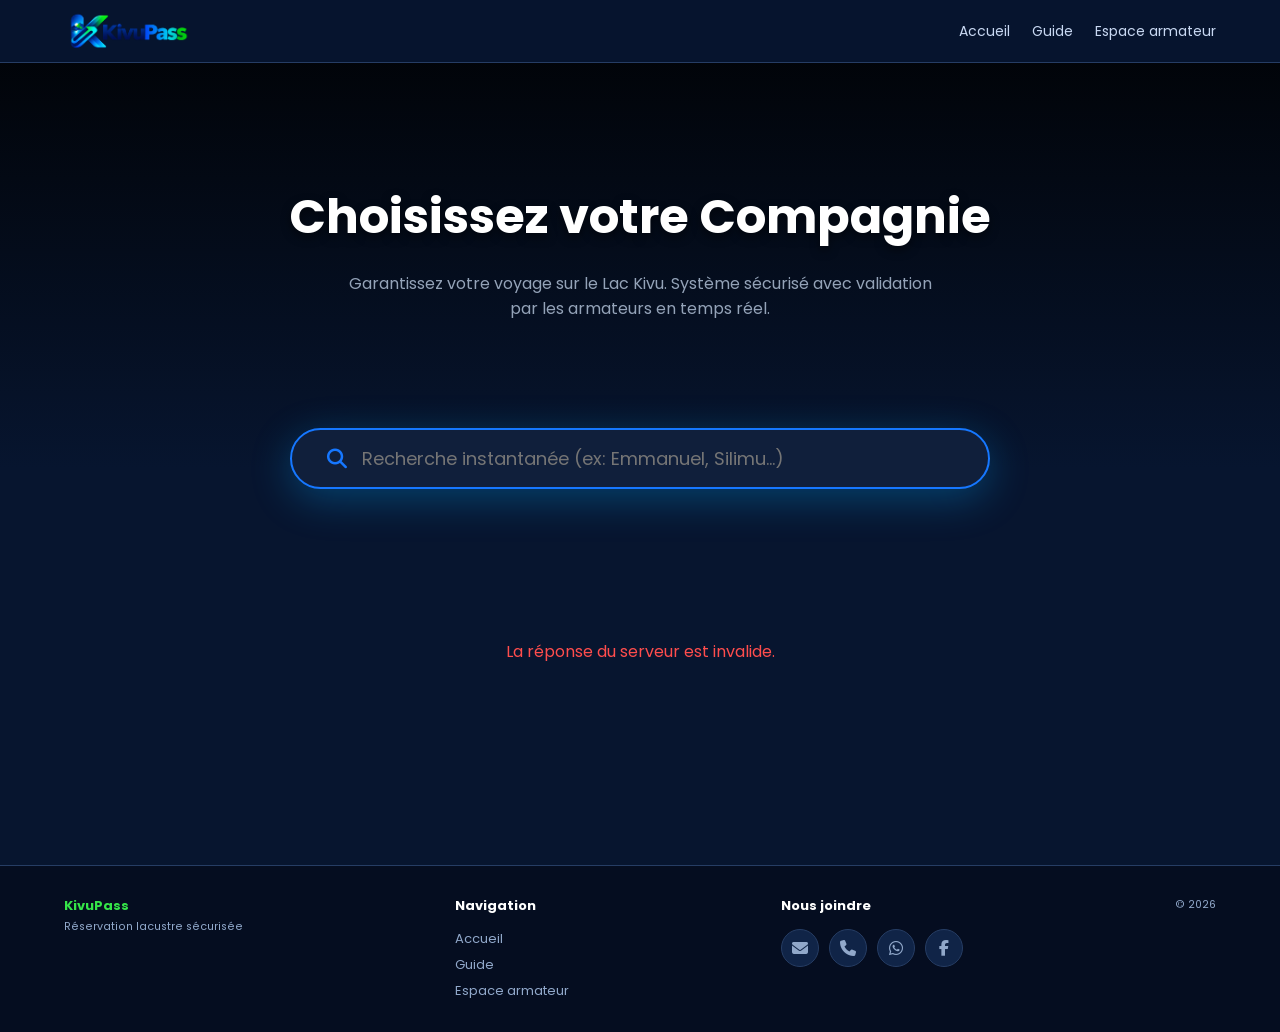
<file: index.html>
<!DOCTYPE html>
<html lang="fr">
<head>
    <!-- 
        PROJET : KIVUPASS - SYSTÈME DE RÉSERVATION LACUSTRE
        VERSION : 3.5 HIGH-FIDELITY (SaaS ARCHITECTURE)
        CIBLE : BUKAVU - GOMA - RÉPUBLIQUE DÉMOCRATIQUE DU CONGO
        MODULE : INDEX PUBLIC AVEC CONTACTS ARMATEURS
    -->
    <meta charset="UTF-8">
    <meta name="viewport" content="width=device-width, initial-scale=1.0">
    <meta name="theme-color" content="#1677ff">
    <link rel="manifest" href="manifest.json">
    <link rel="icon" type="image/png" href="logokp.png">
    <link rel="apple-touch-icon" href="logokp.png">
    <title>KivuPass | Réservation Lac Kivu - Système Haute Fidélité</title>

    <!-- IMPORTATION DES RESSOURCES EXTERNES -->
    <link href="https://fonts.googleapis.com/css2?family=Poppins:wght@300;400;500;600;700&display=swap" rel="stylesheet">
    <link rel="stylesheet" href="https://cdnjs.cloudflare.com/ajax/libs/font-awesome/6.4.0/css/all.min.css">
    
    <style>
        /* 
           =========================================
           1. VARIABLES ET THÈME GLOBAL
           =========================================
        */
        :root {
            --dark-bg: #07152f;
            --card-bg: #101f3b;
            --accent: #1677ff;
            --accent-hover: #00d9e8;
            --gold: #35e548;
            --text-white: #ffffff;
            --text-gray: #94a3b8;
            --error-red: #ff4d4d;
            --success-green: #35e548;
            --border-color: #263d64;
            --glass-effect: rgba(255, 255, 255, 0.03);
            --transition-speed: 0.4s;
            /* Couleurs des réseaux mobiles */
            --orange-color: #ff6600;
            --airtel-color: #ff0000;
            --vodacom-color: #e60000;
            --africell-color: #4b0082;
        }

        /* RÉINITIALISATION ET BASE */
        * {
            margin: 0;
            padding: 0;
            box-sizing: border-box;
            font-family: 'Poppins', sans-serif;
        }

        body {
            background-color: var(--dark-bg);
            color: var(--text-white);
            line-height: 1.6;
            overflow-x: hidden;
            -webkit-font-smoothing: antialiased;
        }

        /* 
           =========================================
           2. NAVIGATION ET HEADER
           =========================================
        */
        .navbar {
            background: rgba(10, 14, 20, 0.95);
            backdrop-filter: blur(12px);
            padding: 18px 8%;
            display: flex;
            justify-content: space-between;
            align-items: center;
            border-bottom: 1px solid var(--border-color);
            position: sticky;
            top: 0;
            z-index: 1000;
        }

        .logo-text {
            font-size: 26px;
            font-weight: 700;
            color: var(--text-white);
            text-decoration: none;
            letter-spacing: -0.5px;
        }

        .logo-text span {
            color: var(--accent);
        }

        .nav-links {
            display: flex;
            align-items: center;
        }

        .nav-links a {
            color: var(--text-gray);
            text-decoration: none;
            margin-left: 25px;
            font-size: 14px;
            font-weight: 500;
            transition: all var(--transition-speed) ease;
        }

        .nav-links a:hover {
            color: var(--accent);
        }

        .btn-armateur-link {
            background-color: var(--accent);
            color: var(--text-white) !important;
            padding: 10px 22px;
            border-radius: 30px;
            font-weight: 600;
            box-shadow: 0 4px 15px rgba(0, 168, 255, 0.2);
        }

        /* 
           =========================================
           3. HERO SECTION ET RECHERCHE
           =========================================
        */
        .hero {
            height: 45vh;
            background: linear-gradient(rgba(0,0,0,0.8), var(--dark-bg)), 
                        url('https://images.unsplash.com/photo-1544620347-c4fd4a3d5957?w=1400') center/cover;
            display: flex;
            flex-direction: column;
            align-items: center;
            justify-content: center;
            text-align: center;
            padding: 0 20px;
        }

        .hero h1 {
            font-size: 3rem;
            font-weight: 700;
            margin-bottom: 15px;
            text-shadow: 0 4px 10px rgba(0,0,0,0.5);
        }

        .hero p {
            color: var(--text-gray);
            max-width: 600px;
            margin-bottom: 30px;
        }

        .search-container {
            width: 100%;
            display: flex;
            justify-content: center;
            margin-top: -40px;
            position: relative;
            z-index: 10;
        }

        .search-box {
            background: var(--card-bg);
            border: 2px solid var(--accent);
            padding: 15px 35px;
            border-radius: 60px;
            display: flex;
            align-items: center;
            width: 90%;
            max-width: 700px;
            box-shadow: 0 10px 40px rgba(0, 168, 255, 0.3);
            transition: transform 0.3s ease, box-shadow 0.3s ease;
        }

        .search-box:focus-within {
            transform: scale(1.02);
            box-shadow: 0 15px 50px rgba(0, 168, 255, 0.4);
        }

        .search-box input {
            background: none;
            border: none;
            color: var(--text-white);
            width: 100%;
            outline: none;
            font-size: 18px;
            margin-left: 15px;
        }

        .search-box i {
            color: var(--accent);
            font-size: 20px;
        }

        @media (max-width: 600px) {
            .hero {
                min-height: 360px;
                height: auto;
                padding: 72px 18px 84px;
            }

            .hero h1 {
                font-size: clamp(1.8rem, 9vw, 2.5rem);
                line-height: 1.15;
            }

            .hero p {
                font-size: 14px;
                line-height: 1.5;
                margin-bottom: 0;
            }

            .search-container {
                margin-top: -34px;
                padding: 0 12px;
            }

            .search-box {
                width: 100%;
                padding: 10px 16px;
            }

            .search-box input {
                font-size: 15px;
                margin-left: 10px;
            }
        }

        /* 
           =========================================
           4. GRID SYSTEM ET CARDS
           =========================================
        */
        .container {
            padding: 70px 8%;
            max-width: 1400px;
            margin: auto;
        }

        .grid {
            display: grid;
            grid-template-columns: repeat(auto-fill, minmax(320px, 1fr));
            gap: 30px;
        }

        /* CARTE COMPAGNIE */
        .comp-card {
            background: var(--card-bg);
            border-radius: 24px;
            padding: 45px 30px;
            text-align: center;
            border: 1px solid var(--border-color);
            cursor: pointer;
            transition: all 0.4s cubic-bezier(0.175, 0.885, 0.32, 1.275);
            position: relative;
            overflow: hidden;
        }

        .comp-card:hover {
            border-color: var(--accent);
            transform: translateY(-12px);
            background: #1c2128;
            box-shadow: 0 20px 45px rgba(0,0,0,0.5);
        }

        .comp-card i.main-icon {
            font-size: 65px;
            color: var(--gold);
            margin-bottom: 20px;
        }

        .company-logo {
            width: 96px;
            height: 96px;
            object-fit: contain;
            border-radius: 16px;
            margin-bottom: 20px;
            background: #0d1117;
        }

        .comp-card h3 {
            font-size: 24px;
            margin-bottom: 12px;
            color: var(--text-white);
        }

        .comp-card .fleet-count {
            color: var(--accent);
            font-weight: 600;
            font-size: 14px;
            text-transform: uppercase;
            letter-spacing: 1px;
            margin-bottom: 20px;
        }

        /* STYLE POUR LES NUMÉROS COPIABLES */
        .comp-contacts {
            margin-top: 15px;
            padding-top: 15px;
            border-top: 1px solid var(--border-color);
            display: flex;
            flex-direction: column;
            gap: 8px;
        }

        .contact-badge {
            background: rgba(255, 255, 255, 0.05);
            padding: 8px 12px;
            border-radius: 10px;
            font-size: 12px;
            display: flex;
            align-items: center;
            justify-content: space-between;
            transition: 0.3s;
            color: var(--text-gray);
            cursor: copy;
            border: 1px solid transparent;
        }

        .contact-badge:hover {
            background: rgba(0, 168, 255, 0.1);
            border-color: var(--accent);
            color: var(--text-white);
        }

        .contact-badge i {
            font-size: 14px;
            margin-right: 8px;
        }

        .network-name {
            font-weight: 600;
            text-transform: uppercase;
            font-size: 10px;
        }

        /* CARTE BATEAU */
        .boat-card {
            background: var(--card-bg);
            border-radius: 20px;
            overflow: hidden;
            border: 1px solid var(--border-color);
            transition: 0.4s;
            display: flex;
            flex-direction: column;
            animation: cardEntrance 0.6s ease-out;
        }

        @keyframes cardEntrance {
            from { opacity: 0; transform: translateY(20px); }
            to { opacity: 1; transform: translateY(0); }
        }

        .boat-img {
            height: 180px;
            background: linear-gradient(45deg, #1e293b, #0f172a);
            display: flex;
            align-items: center;
            justify-content: center;
        }

        .boat-info {
            padding: 30px;
            flex-grow: 1;
        }

        .boat-info h3 {
            font-size: 22px;
            color: var(--gold);
            margin-bottom: 15px;
        }

        .level-row {
            display: flex;
            justify-content: space-between;
            align-items: center;
            padding: 14px 0;
            border-bottom: 1px solid rgba(255,255,255,0.05);
        }

        .level-tag {
            background: rgba(0, 168, 255, 0.1);
            color: var(--accent);
            padding: 4px 10px;
            border-radius: 6px;
            font-size: 12px;
            font-weight: 600;
        }

        .price {
            font-weight: 700;
            color: var(--text-white);
            font-size: 16px;
        }

        .seats-count {
            font-size: 13px;
            color: var(--success-green);
            font-weight: 500;
        }

        .seats-critical {
            color: var(--error-red) !important;
            font-weight: 700;
        }

        .btn-reserve {
            background: var(--accent);
            color: var(--text-white);
            border: none;
            padding: 16px;
            border-radius: 12px;
            width: 100%;
            font-weight: 600;
            cursor: pointer;
            margin-top: 25px;
            transition: all 0.3s;
            font-size: 15px;
        }

        .btn-reserve:hover {
            background: var(--accent-hover);
            box-shadow: 0 6px 20px rgba(0, 168, 255, 0.4);
        }

        .btn-reserve:disabled {
            background: #475569;
            color: #cbd5e1;
            cursor: not-allowed;
            box-shadow: none;
            opacity: 0.8;
        }

        .back-btn {
            background: rgba(255,255,255,0.05);
            border: 1px solid var(--border-color);
            color: var(--text-white);
            padding: 12px 28px;
            border-radius: 50px;
            cursor: pointer;
            margin-bottom: 35px;
            font-weight: 500;
            transition: 0.3s;
            display: inline-flex;
            align-items: center;
            gap: 10px;
        }

        .back-btn:hover {
            background: var(--accent);
            border-color: var(--accent);
        }

        /* 
           =========================================
           5. MODAL DE RÉSERVATION (FORMULAIRE)
           =========================================
        */
        .modal {
            display: none;
            position: fixed;
            inset: 0;
            background: rgba(0,0,0,0.96);
            backdrop-filter: blur(10px);
            z-index: 2000;
            padding: 20px;
            overflow-y: auto;
            align-items: center;
        }

        .modal-content {
            background: var(--card-bg);
            max-width: 650px;
            margin: auto;
            padding: 45px;
            border-radius: 30px;
            border: 1px solid var(--accent);
            box-shadow: 0 0 100px rgba(0, 168, 255, 0.15);
        }

        .modal-content h2 {
            margin-bottom: 5px;
            font-size: 28px;
        }

        .form-group {
            margin-bottom: 22px;
        }

        .form-group label {
            display: block;
            font-size: 13px;
            color: var(--text-gray);
            margin-bottom: 8px;
            font-weight: 500;
        }

        .form-input {
            width: 100%;
            padding: 15px 20px;
            background: #0d1117;
            border: 1px solid var(--border-color);
            border-radius: 14px;
            color: var(--text-white);
            outline: none;
            transition: all 0.3s ease;
            font-size: 14px;
        }

        .form-input:focus {
            border-color: var(--accent);
            background: #101f3b;
            box-shadow: 0 0 10px rgba(0, 168, 255, 0.1);
        }

        /* SYSTÈME DE CONTACT MULTI-CANAL */
        .contact-grid {
            display: grid;
            grid-template-columns: 1fr 1fr;
            gap: 15px;
            margin-bottom: 22px;
        }

        .docs-section {
            background: rgba(0,0,0,0.2);
            padding: 25px;
            border-radius: 20px;
            margin: 25px 0;
            border: 1px dashed var(--border-color);
        }

        .docs-section h4 {
            font-size: 14px;
            color: var(--gold);
            margin-bottom: 18px;
            text-transform: uppercase;
            letter-spacing: 1.2px;
            display: flex;
            align-items: center;
            gap: 10px;
        }

        .doc-item {
            margin-bottom: 18px;
        }

        .doc-item label {
            display: block;
            font-size: 12px;
            margin-bottom: 6px;
            color: var(--text-gray);
        }

        .payment-proof-zone {
            background: rgba(0, 168, 255, 0.05);
            padding: 20px;
            border-radius: 15px;
            border: 1px solid rgba(0, 168, 255, 0.2);
            margin-top: 10px;
        }

        /* 
           =========================================
           6. CLASSES UTILITAIRES
           =========================================
        */
        .hidden {
            display: none !important;
        }

        .no-results {
            grid-column: 1/-1;
            text-align: center;
            padding: 80px 0;
        }

        .no-results i {
            font-size: 50px;
            color: var(--border-color);
            margin-bottom: 20px;
        }

        /* Notification de copie */
        #copyToast {
            visibility: hidden;
            min-width: 250px;
            background-color: var(--accent);
            color: white;
            text-align: center;
            border-radius: 30px;
            padding: 12px;
            position: fixed;
            z-index: 3000;
            left: 50%;
            bottom: 30px;
            transform: translateX(-50%);
            font-weight: 600;
            box-shadow: 0 10px 30px rgba(0,0,0,0.5);
        }

        #copyToast.show {
            visibility: visible;
            animation: fadein 0.5s, fadeout 0.5s 2.5s;
        }

        @keyframes fadein { from { bottom: 0; opacity: 0; } to { bottom: 30px; opacity: 1; } }
        @keyframes fadeout { from { bottom: 30px; opacity: 1; } to { bottom: 0; opacity: 0; } }
    </style>
</head>
<body>

    <!-- ENTÊTE HERO -->
    <header class="hero">
        <h1 id="heroTitle">Choisissez votre Compagnie</h1>
        <p>Garantissez votre voyage sur le Lac Kivu. Système sécurisé avec validation par les armateurs en temps réel.</p>
    </header>

    <!-- BARRE DE RECHERCHE -->
    <div class="search-container">
        <div class="search-box">
            <i class="fas fa-search"></i>
            <input type="text" id="searchBar" placeholder="Recherche instantanée (ex: Emmanuel, Silimu...)" oninput="handleInstantSearch()">
        </div>
    </div>

    <!-- CONTENU PRINCIPAL -->
    <main class="container">
        <!-- Contrôle de navigation -->
        <button id="backBtn" class="back-btn hidden" onclick="returnToCompanyView()">
            <i class="fas fa-arrow-left"></i> Retour aux compagnies
        </button>

        <!-- Grille d'affichage dynamique -->
        <div id="mainGrid" class="grid">
            <!-- Injecté dynamiquement par le script -->
        </div>
    </main>

    <!-- MODAL DE RÉSERVATION AVANCÉE -->
    <div id="resModal" class="modal">
        <div class="modal-content">
            <h2 id="resTitle" style="color: var(--gold);">Réservation</h2>
            <p id="resInfo" style="color: var(--accent); margin-bottom: 30px; font-weight: 500; font-size: 15px;"></p>
            
            <form id="bookingForm">
                <!-- Informations Identité -->
                <div class="form-group">
                    <label>Nom Complet du Passager (tel que sur la pièce d'identité)</label>
                    <input type="text" id="userName" class="form-input" placeholder="Ex: Jean Dupont" required>
                </div>

                <div class="form-group">
                    <label>Adresse Email Professionnelle ou Personnelle</label>
                    <input type="email" id="userEmail" class="form-input" placeholder="nom@exemple.com" required>
                </div>

                <!-- Informations Contact -->
                <div class="contact-grid">
                    <div class="form-group">
                        <label><i class="fab fa-whatsapp"></i> Numéro WhatsApp</label>
                        <input type="tel" id="userWhatsapp" class="form-input" placeholder="Ex: 243..." required>
                    </div>
                    <div class="form-group">
                        <label><i class="fas fa-phone"></i> Numéro Appel/SMS</label>
                        <input type="tel" id="userPhone" class="form-input" placeholder="Ex: 243..." required>
                    </div>
                </div>

                <div class="form-group">
                    <label><i class="fas fa-calendar-day"></i> Jour du voyage</label>
                    <input type="date" id="travelDate" class="form-input" required>
                </div>
                
                <!-- Sélection de la classe -->
                <div class="form-group">
                    <label>Niveau de confort / Classe souhaitée</label>
                    <select id="userLevel" class="form-input" required></select>
                </div>

                <!-- ZONE DYNAMIQUE POUR LES DOCUMENTS COMPAGNIE -->
                <div id="docsSection" class="docs-section">
                    <h4><i class="fas fa-shield-alt"></i> Conformité & Documents</h4>
                    <div id="docsArea">
                        <!-- Liste des fichiers requis -->
                    </div>
                </div>

                <!-- Preuve de Paiement -->
                <div class="payment-proof-zone">
                    <label style="display: block; font-size: 13px; margin-bottom: 10px;">
                        <i class="fas fa-receipt"></i> Capture du paiement Mobile Money (Obligatoire)
                    </label>
                    <input type="file" id="payImg" required style="font-size: 12px; color: var(--text-gray);">
                </div>

                <!-- Actions du formulaire -->
                <div style="margin-top: 35px;">
                    <button type="submit" id="submitRes" class="btn-reserve">
                        SOUMETTRE MON DOSSIER DE RÉSERVATION
                    </button>
                    <button type="button" onclick="closeModalWindow()" style="background:none; border:none; color:#777; width:100%; margin-top:15px; cursor:pointer; font-size: 13px; text-decoration: underline;">
                        Annuler la procédure de réservation
                    </button>
                </div>
            </form>
        </div>
    </div>

    <!-- Notification Toast pour la copie -->
    <div id="copyToast">Numéro copié avec succès !</div>

    <!-- 
       =========================================
       7. LOGIQUE JAVASCRIPT (KIVU ENGINE)
       =========================================
    -->
    <script src="common.js"></script>
    <script>
        /**
         * ÉTAT GLOBAL DE L'APPLICATION
         */
        let allCompaniesData = [];
        let activeComp = null;
        let activeBoat = null;

        async function apiRequest(url, options = {}) {
            return safeApiRequest(url, options);
        }

        async function loadCompanies() {
            allCompaniesData = await apiRequest('api.php?action=companies');
            renderCompanyGallery();
        }

        /**
         * FONCTION 1 : RENDU DE LA LISTE DES COMPAGNIES
         * Mise à jour : Ajout des numéros de contact copiables
         */
        function renderCompanyGallery(datasource = null) {
            const dataToDisplay = datasource || allCompaniesData.filter(c => c.approved);
            const gridContainer = document.getElementById('mainGrid');
            const navigationButton = document.getElementById('backBtn');
            const titleElement = document.getElementById('heroTitle');

            gridContainer.innerHTML = '';
            navigationButton.classList.add('hidden');
            titleElement.innerText = "Choisissez votre Compagnie";

            if (dataToDisplay.length === 0) {
                gridContainer.innerHTML = `
                    <div class="no-results">
                        <i class="fas fa-search"></i>
                        <p style="color: var(--text-gray);">Aucun résultat ne correspond à votre recherche actuelle.</p>
                    </div>`;
                return;
            }

            dataToDisplay.forEach(company => {
                const compCard = document.createElement('div');
                compCard.className = 'comp-card';
                compCard.onclick = () => showBoatListForCompany(company);
                
                // Préparation de la section contact/paiement
                let contactsHtml = '';
                if (company.payments) {
                    contactsHtml = '<div class="comp-contacts">';
                    
                    if (company.payments.orange) {
                        contactsHtml += `<div class="contact-badge" title="Cliquer pour copier" onclick="event.stopPropagation(); copyToClipboard('${company.payments.orange}', 'Orange Money')">
                            <span><i class="fas fa-mobile-alt" style="color:var(--orange-color)"></i> <span class="network-name">Orange:</span> ${company.payments.orange}</span>
                            <i class="far fa-copy"></i>
                        </div>`;
                    }
                    if (company.payments.airtel) {
                        contactsHtml += `<div class="contact-badge" title="Cliquer pour copier" onclick="event.stopPropagation(); copyToClipboard('${company.payments.airtel}', 'Airtel Money')">
                            <span><i class="fas fa-mobile-alt" style="color:var(--airtel-color)"></i> <span class="network-name">Airtel:</span> ${company.payments.airtel}</span>
                            <i class="far fa-copy"></i>
                        </div>`;
                    }
                    if (company.payments.vodacom) {
                        contactsHtml += `<div class="contact-badge" title="Cliquer pour copier" onclick="event.stopPropagation(); copyToClipboard('${company.payments.vodacom}', 'M-Pesa')">
                            <span><i class="fas fa-mobile-alt" style="color:var(--vodacom-color)"></i> <span class="network-name">M-Pesa:</span> ${company.payments.vodacom}</span>
                            <i class="far fa-copy"></i>
                        </div>`;
                    }
                    if (company.payments.africell) {
                        contactsHtml += `<div class="contact-badge" title="Cliquer pour copier" onclick="event.stopPropagation(); copyToClipboard('${company.payments.africell}', 'Africell')">
                            <span><i class="fas fa-mobile-alt" style="color:var(--africell-color)"></i> <span class="network-name">Africell:</span> ${company.payments.africell}</span>
                            <i class="far fa-copy"></i>
                        </div>`;
                    }
                    
                    contactsHtml += '</div>';
                }

                compCard.innerHTML = `
                    ${company.logo ? `<img src="${company.logo}" class="company-logo" alt="Logo ${company.companyName}">` : '<div class="company-logo"><i class="fas fa-image main-icon"></i></div>'}
                    <h3>${company.companyName}</h3>
                    <div class="fleet-count">${company.fleet.length} bateaux en opération</div>
                    ${contactsHtml}
                `;
                gridContainer.appendChild(compCard);
            });
        }

        /**
         * FONCTION : COPIE DANS LE PRESSE-PAPIER
         */
        function copyToClipboard(number, network) {
            navigator.clipboard.writeText(number).then(() => {
                const toast = document.getElementById("copyToast");
                toast.innerText = "Numéro " + network + " copié !";
                toast.className = "show";
                setTimeout(function(){ toast.className = toast.className.replace("show", ""); }, 3000);
            });
        }

        /**
         * FONCTION 2 : AFFICHAGE DE LA FLOTTE D'UN ARMATEUR
         */
        function showBoatListForCompany(companyObject) {
            activeComp = companyObject;
            const gridContainer = document.getElementById('mainGrid');
            const navigationButton = document.getElementById('backBtn');
            const titleElement = document.getElementById('heroTitle');

            gridContainer.innerHTML = '';
            navigationButton.classList.remove('hidden');
            titleElement.innerText = "Bateaux disponibles chez " + companyObject.companyName;

            companyObject.fleet.forEach((boat, index) => {
                const boatCard = document.createElement('div');
                boatCard.className = 'boat-card';
                const hasAvailableLevel = boat.levels.some(level => parseInt(level.seats, 10) > 0);
                
                let pricingTableHtml = boat.levels.map(level => {
                    const isCritical = parseInt(level.seats) < 5;
                    return `
                        <div class="level-row">
                            <span class="level-tag">${level.label}</span>
                            <span class="price">${level.price} $</span>
                            <span class="seats-count ${isCritical ? 'seats-critical' : ''}">
                                ${level.seats > 0 ? level.seats + ' places restantes' : 'Places non disponibles'}
                            </span>
                        </div>`;
                }).join('');

                boatCard.innerHTML = `
                    <div class="boat-img">
                        <i class="fas fa-ship" style="font-size:55px; color:rgba(255,255,255,0.1)"></i>
                    </div>
                    <div class="boat-info">
                        <h3>${boat.name}</h3>
                        <div class="levels-container">${pricingTableHtml}</div>
                        <button class="btn-reserve" onclick="triggerBookingProcess(${index})">
                            ${hasAvailableLevel ? 'Réserver sur ce bateau' : 'Classe pleine'}
                        </button>
                    </div>`;
                gridContainer.appendChild(boatCard);
            });
        }

        /**
         * FONCTION 3 : SYSTÈME DE RECHERCHE INSTANTANÉE (DÈS LA 1ÈRE LETTRE)
         */
        function handleInstantSearch() {
            const searchTerm = document.getElementById('searchBar').value.toLowerCase();
            
            if (searchTerm.length === 0) {
                renderCompanyGallery();
                return;
            }

            const searchResults = allCompaniesData.filter(comp => {
                const nameMatch = comp.companyName.toLowerCase().includes(searchTerm);
                const boatMatch = comp.fleet.some(b => b.name.toLowerCase().includes(searchTerm));
                return comp.approved && (nameMatch || boatMatch);
            });

            renderCompanyGallery(searchResults);
        }

        /**
         * FONCTION 4 : OUVERTURE DU MODAL ET PRÉPARATION DES DONNÉES
         */
        async function triggerBookingProcess(boatIndex) {
            try {
                const latestCompanies = await apiRequest('api.php?action=companies');
                const latestCompany = latestCompanies.find(company => company.id === activeComp.id);
                if (latestCompany) {
                    activeComp = latestCompany;
                    renderCompanyGallery([latestCompany]);
                    showBoatListForCompany(latestCompany);
                }
            } catch (error) {
                alert('Impossible d’actualiser les places disponibles. Réessayez.');
                return;
            }

            activeBoat = activeComp.fleet[boatIndex];
            if (!activeBoat) {
                alert('Ce bateau n’est plus disponible. Actualisez la page.');
                return;
            }
            const modalWindow = document.getElementById('resModal');
            const summaryText = document.getElementById('resInfo');
            const dropdownSelect = document.getElementById('userLevel');
            const documentsGrid = document.getElementById('docsArea');
            document.getElementById('travelDate').value = '';

            summaryText.innerText = `Armateur : ${activeComp.companyName} | Bateau : ${activeBoat.name}`;
            
            // Construction des options de classes
            const availableLevels = activeBoat.levels.filter(level => parseInt(level.seats, 10) > 0);
            if (!availableLevels.length) {
                alert('Classe pleine');
                return;
            }
            dropdownSelect.innerHTML = activeBoat.levels.map((level, idx) => {
                const isFull = parseInt(level.seats) <= 0;
                return `
                    <option value="${idx}" ${isFull ? 'disabled' : ''}>
                        ${level.label} - Tarif : ${level.price}$ (${isFull ? 'Places non disponibles' : level.seats + ' places'})
                    </option>`;
            }).join('');

            // Construction dynamique des champs de documents
            documentsGrid.innerHTML = '';
            if (activeComp.requiredDocs && activeComp.requiredDocs.length > 0) {
                document.getElementById('docsSection').classList.remove('hidden');
                activeComp.requiredDocs.forEach(documentName => {
                    const wrapper = document.createElement('div');
                    wrapper.className = 'doc-item';
                    wrapper.innerHTML = `
                        <label>${documentName} (Fichier obligatoire)</label>
                        <input type="file" class="dynamic-doc-input" data-docname="${documentName}">
                    `;
                    documentsGrid.appendChild(wrapper);
                });
            } else {
                document.getElementById('docsSection').classList.add('hidden');
            }

            modalWindow.style.display = 'flex';
        }

        function readFileAsDataUrl(file) {
            return new Promise((resolve, reject) => {
                const reader = new FileReader();
                reader.onload = () => resolve(reader.result);
                reader.onerror = () => reject(new Error('Impossible de lire le fichier sélectionné.'));
                reader.readAsDataURL(file);
            });
        }

        function readBookingFile(file) {
            if (!file.type.startsWith('image/') || file.size <= 1400000) {
                return readFileAsDataUrl(file);
            }

            return new Promise((resolve, reject) => {
                const image = new Image();
                const reader = new FileReader();
                reader.onload = () => {
                    image.onload = () => {
                        const scale = Math.min(1, 1600 / Math.max(image.width, image.height));
                        const canvas = document.createElement('canvas');
                        canvas.width = Math.max(1, Math.round(image.width * scale));
                        canvas.height = Math.max(1, Math.round(image.height * scale));
                        canvas.getContext('2d').drawImage(image, 0, 0, canvas.width, canvas.height);
                        resolve(canvas.toDataURL('image/jpeg', 0.78));
                    };
                    image.onerror = () => reject(new Error('Impossible de traiter cette image.'));
                    image.src = reader.result;
                };
                reader.onerror = () => reject(new Error('Impossible de lire le fichier sélectionné.'));
                reader.readAsDataURL(file);
            });
        }

        /**
         * FONCTION 5 : LOGIQUE DE VALIDATION STRICTE ET DÉCOMPTE
         */
        document.getElementById('bookingForm').onsubmit = async function(event) {
            event.preventDefault();
            
            const selectedIdx = document.getElementById('userLevel').value;
            const finalChoice = activeBoat.levels[selectedIdx];
            if (!finalChoice || parseInt(finalChoice.seats, 10) <= 0) {
                alert('Cette classe est complète. Actualisez la page et choisissez une autre classe.');
                return;
            }
            const dynamicFiles = document.querySelectorAll('.dynamic-doc-input');
            const paymentFile = document.getElementById('payImg')?.files?.[0];

            // --- 1. VÉRIFICATION STRICTE DES DOCUMENTS ---
            for (let fileInput of dynamicFiles) {
                if (!fileInput.files || fileInput.files.length === 0) {
                    const docName = fileInput.getAttribute('data-docname');
                    alert(`Attention : il manque le document "${docName}".\n\nL'armateur ${activeComp.companyName} exige ce document pour autoriser l'accès au bateau.`);
                    return;
                }
            }

            if (!paymentFile) {
                alert('Attention : la preuve de paiement est obligatoire pour finaliser la réservation.');
                return;
            }

            // --- 2. VÉRIFICATION FINALE DES PLACES ---
            try {
                const docPayload = await Promise.all(Array.from(dynamicFiles).map(async (fileInput) => ({
                    name: fileInput.getAttribute('data-docname'),
                    data: await readBookingFile(fileInput.files[0])
                })));

                const payImgData = await readBookingFile(paymentFile);

                const bookingRecord = {
                    client: document.getElementById('userName').value,
                    email: document.getElementById('userEmail').value,
                    whatsapp: document.getElementById('userWhatsapp').value,
                    telephone: document.getElementById('userPhone').value,
                    compagnie: activeComp.companyName,
                    bateau: activeBoat.name,
                    niveau: finalChoice.label,
                    prix: finalChoice.price,
                    date: document.getElementById('travelDate').value || new Date().toISOString().slice(0,10),
                    jourVoyage: document.getElementById('travelDate').value || new Date().toISOString().slice(0,10),
                    heure: new Date().toLocaleTimeString('fr-FR'),
                    statut: "En attente de validation",
                    docsSoumis: docPayload,
                    payImg: payImgData
                };

                await apiRequest('api.php?action=reservations', {
                    method: 'POST',
                    body: JSON.stringify(bookingRecord)
                });
            } catch (error) {
                alert(error.message);
                return;
            }

            alert(`Votre dossier a été transmis à ${activeComp.companyName}.\n\nIls examineront vos documents et vous enverront le ticket sur WhatsApp (${document.getElementById('userWhatsapp').value || document.getElementById('userPhone').value}) ou par Email.`);
            
            location.reload();
        };

        /**
         * FONCTION 6 : UTILITAIRES D'INTERFACE
         */
        function returnToCompanyView() {
            renderCompanyGallery();
        }

        function closeModalWindow() {
            document.getElementById('resModal').style.display = 'none';
        }

        // DÉMARRAGE DE L'APPLICATION
        loadCompanies().catch(error => {
            document.getElementById('mainGrid').innerHTML = `<div class="no-results"><p style="color:var(--error-red)">${error.message}</p></div>`;
        });

    </script>
</body>
</html>
</file>
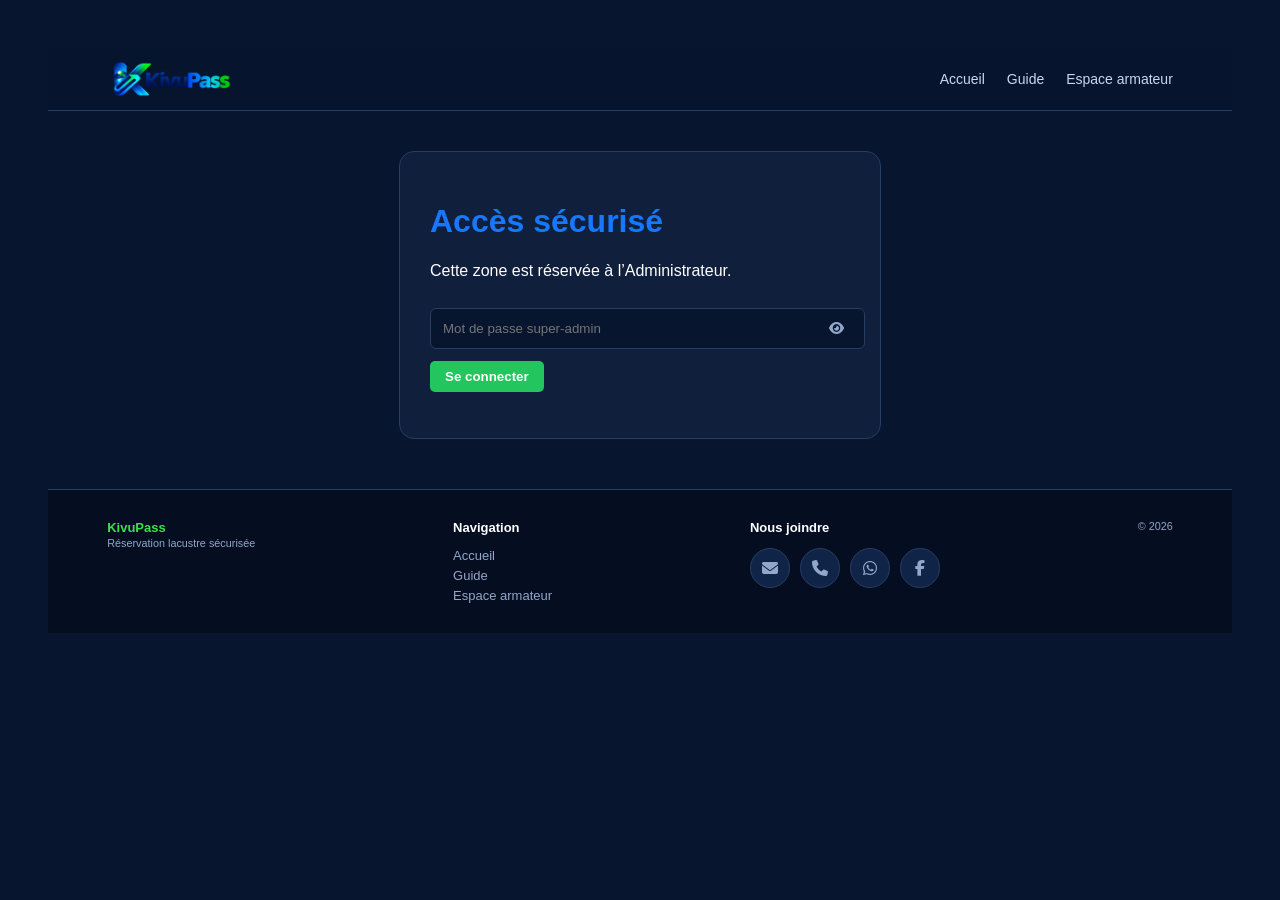
<file: admin_super.html>
<!DOCTYPE html>
<html lang="fr">
<head>
    <meta charset="UTF-8">
    <title>KivuPass | SUPER ADMIN</title>
    <meta name="theme-color" content="#1677ff">
    <link rel="manifest" href="manifest.json">
    <link rel="icon" type="image/png" href="logokp.png">
    <link rel="apple-touch-icon" href="logokp.png">
    <link rel="stylesheet" href="https://cdnjs.cloudflare.com/ajax/libs/font-awesome/6.4.0/css/all.min.css">
    <style>
        body { font-family: 'Segoe UI', sans-serif; background: #07152f; color: white; padding: 40px; }
        .card { background: #101f3b; padding: 30px; border-radius: 15px; border: 1px solid #263d64; }
        h1 { color: #1677ff; }
        table { width: 100%; border-collapse: collapse; margin-top: 20px; }
        th, td { padding: 15px; text-align: left; border-bottom: 1px solid #263d64; }
        .status { padding: 5px 10px; border-radius: 50px; font-size: 12px; }
        .status-pending { background: #92400e; color: #fef3c7; }
        .status-approved { background: #14532d; color: #bbf7d0; }
        .btn { padding: 8px 15px; border-radius: 5px; cursor: pointer; border: none; font-weight: bold; }
        .btn-approve { background: #22c55e; color: white; }
        .btn-reject { background: #ef4444; color: white; margin-left: 5px; }
        #loginPanel { max-width: 420px; margin: 40px auto; }
        #loginPanel input { width: 100%; padding: 12px; margin: 12px 0; box-sizing: border-box; border-radius: 6px; border: 1px solid #263d64; background: #07152f; color: white; }
        .password-field { display: flex; align-items: center; }
        .password-field input { flex: 1; padding-right: 42px !important; }
        .password-toggle { margin-left: -42px; border: 0; background: transparent; color: #91a8ca; cursor: pointer; z-index: 1; }
        .details { color: #91a8ca; font-size: 13px; line-height: 1.6; }
        .details ul { margin: 5px 0 0; padding-left: 20px; }
    </style>
</head>
<body>
    <div id="loginPanel" class="card">
        <h1>Accès sécurisé</h1>
        <p>Cette zone est réservée à l’Administrateur.</p>
        <div class="password-field"><input id="adminPassword" type="password" autocomplete="current-password" placeholder="Mot de passe super-admin"><button type="button" class="password-toggle" onclick="togglePassword('adminPassword', this)" aria-label="Afficher le mot de passe"><i class="fas fa-eye"></i></button></div>
        <button class="btn btn-approve" onclick="loginSuperAdmin()">Se connecter</button>
        <p id="loginError"></p>
    </div>
    <div id="adminPanel" class="card" hidden>
        <h1>Contrôle des Accès Armateurs (Super Admin)</h1>
        <button class="btn btn-reject" onclick="logoutSuperAdmin()">Fermer la session</button>
        <table>
            <thead>
                <tr>
                    <th>Compagnie</th>
                    <th>Nb Bateaux</th>
                    <th>Statut</th>
                    <th>Action</th>
                </tr>
            </thead>
            <tbody id="superAdminTable"></tbody>
        </table>
    </div>

    <script src="common.js"></script>
    <script>
        async function apiRequest(url, options = {}) {
            return safeApiRequest(url, options);
        }

        async function renderSuperAdmin() {
            const comps = await apiRequest('api.php?action=companies');
            const table = document.getElementById('superAdminTable');
            table.innerHTML = '';

            comps.forEach(c => {
                const payments = Object.entries(c.payments || {}).filter(([, number]) => number).map(([provider, number]) => `${provider}: ${number}`).join(' · ') || 'Aucun numéro fourni';
                const fleet = (c.fleet || []).map(boat => `<li><strong>${escapeHtml(boat.name)}</strong> : ${(boat.levels || []).map(level => `${escapeHtml(level.label)} (${escapeHtml(level.price)} $, ${escapeHtml(level.seats)} places)`).join(', ') || 'Aucune classe'}${Object.keys(boat.schedule || {}).length ? `<br>Horaires configurés: ${Object.keys(boat.schedule).length} jour(s)` : ''}</li>`).join('');
                table.innerHTML += `
                    <tr>
                        <td><strong>${escapeHtml(c.companyName)}</strong><div class="details"><strong>Mobile Money :</strong> ${escapeHtml(payments)}<br><strong>Documents requis :</strong> ${escapeHtml((c.requiredDocs || []).join(', ') || 'Aucun')}<br><strong>Bateaux :</strong><ul>${fleet || '<li>Aucun bateau fourni</li>'}</ul></div></td>
                        <td>${c.fleet.length} bateau(x)</td>
                        <td><span class="status status-${c.approved ? 'approved' : 'pending'}">${c.approved ? 'Approuvé' : 'En attente'}</span></td>
                        <td>
                            ${!c.approved ? `<button class="btn btn-approve" onclick="toggleApprove(${c.id}, true)">Approuver</button>` : `<button class="btn btn-reject" onclick="toggleApprove(${c.id}, false)">Bloquer</button>`}
                        </td>
                    </tr>
                `;
            });
        }

        function escapeHtml(value) {
            return String(value ?? '').replace(/[&<>'"]/g, character => ({ '&': '&amp;', '<': '&lt;', '>': '&gt;', "'": '&#39;', '"': '&quot;' }[character]));
        }

        function togglePassword(inputId, button) {
            const input = document.getElementById(inputId);
            input.type = input.type === 'password' ? 'text' : 'password';
            button.innerHTML = `<i class="fas fa-${input.type === 'password' ? 'eye' : 'eye-slash'}"></i>`;
        }

        async function loginSuperAdmin() {
            try {
                await apiRequest('api.php?action=super-admin-login', {
                    method: 'POST',
                    body: JSON.stringify({ password: document.getElementById('adminPassword').value })
                });
                document.getElementById('loginPanel').hidden = true;
                document.getElementById('adminPanel').hidden = false;
                renderSuperAdmin();
            } catch (error) {
                document.getElementById('loginError').textContent = error.message;
            }
        }

        async function logoutSuperAdmin() {
            await apiRequest('api.php?action=logout', { method: 'POST' });
            document.getElementById('loginPanel').hidden = false;
            document.getElementById('adminPanel').hidden = true;
        }

        async function toggleApprove(id, status) {
            await apiRequest('api.php?action=company-status', {
                method: 'PATCH',
                body: JSON.stringify({ id, approved: status })
            });
            renderSuperAdmin();
        }
        renderSuperAdmin().catch(error => {
            document.getElementById('superAdminTable').innerHTML = `<tr><td colspan="4">${error.message}</td></tr>`;
        });
    </script>
</body>
</html>
</file>
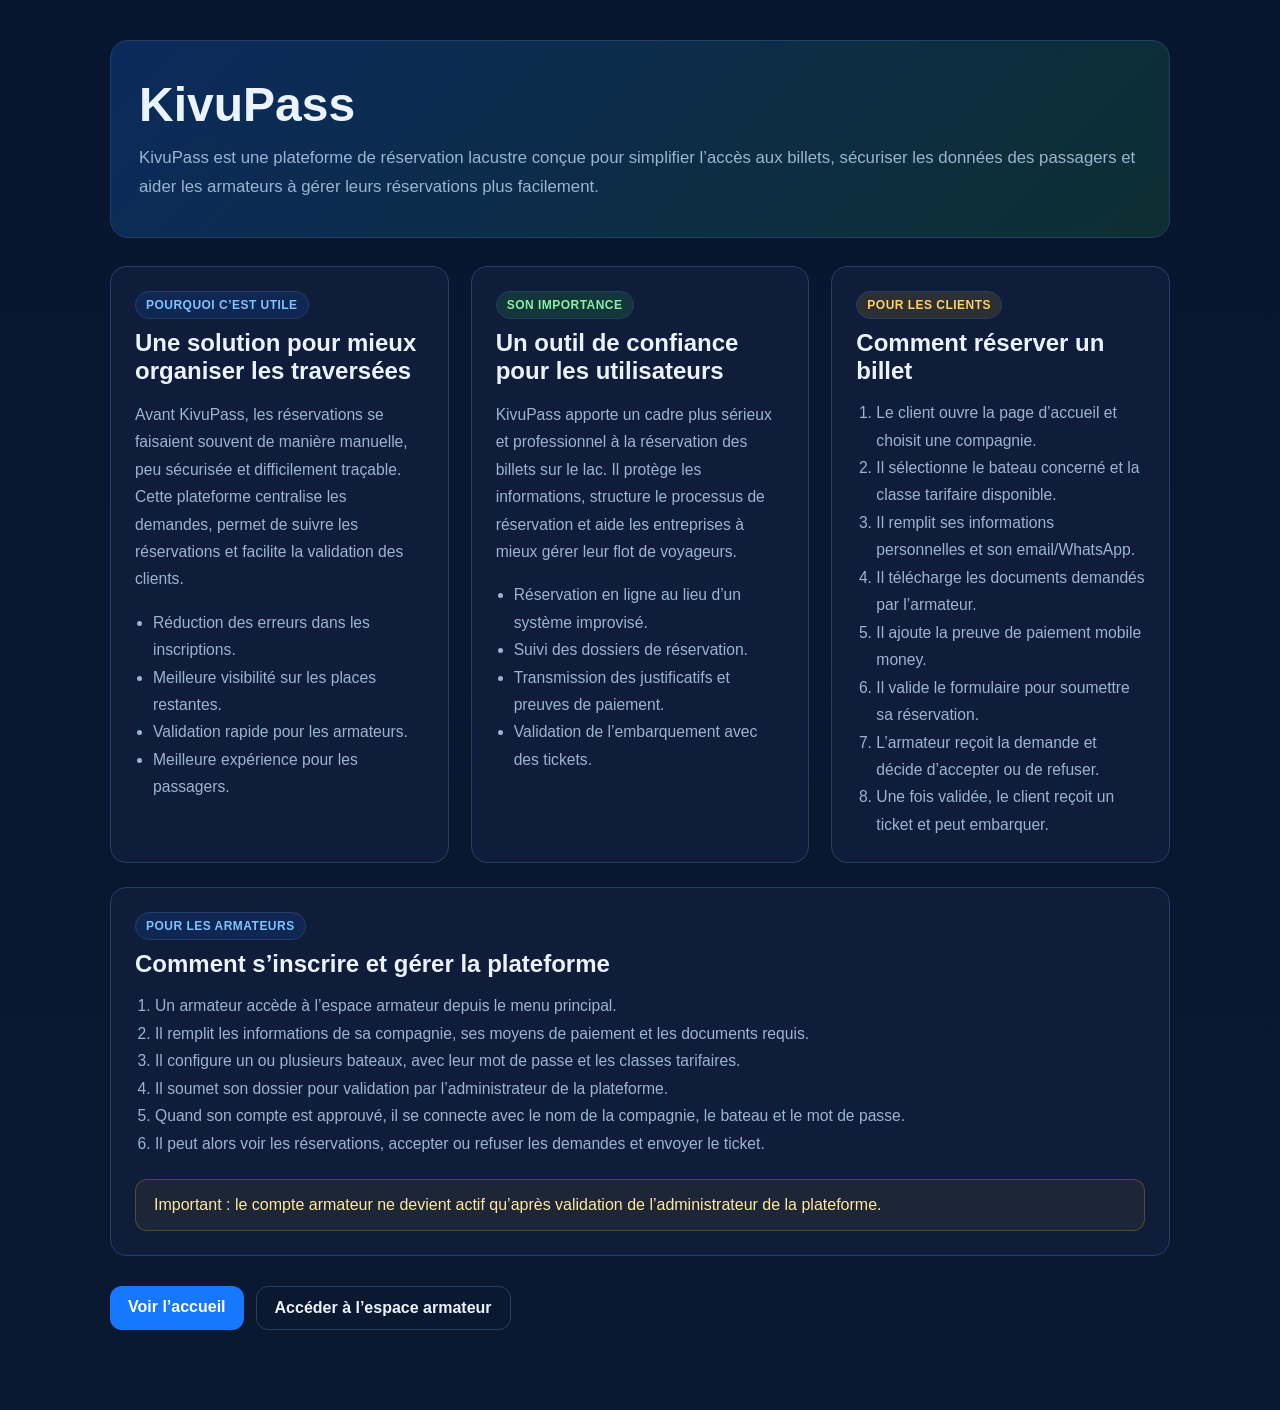
<file: guide_kivupass.html>
<!DOCTYPE html>
<html lang="fr">
<head>
  <meta charset="UTF-8" />
  <meta name="viewport" content="width=device-width, initial-scale=1.0" />
  <title>KivuPass | Guide d’utilisation</title>
  <link rel="icon" type="image/png" href="logokp.png" />
  <style>
    :root {
      --bg: #07152f;
      --panel: #0f1d34;
      --panel-soft: #101f3b;
      --line: #263d64;
      --text: #eaf3ff;
      --muted: #9bb4d0;
      --primary: #1677ff;
      --green: #35e548;
      --warning: #ffb703;
      --danger: #ef4444;
    }

    * { box-sizing: border-box; }
    body {
      margin: 0;
      font-family: 'Segoe UI', sans-serif;
      background: linear-gradient(180deg, #07152f 0%, #0a1830 100%);
      color: var(--text);
    }
    .container {
      max-width: 1100px;
      margin: 0 auto;
      padding: 40px 20px 80px;
    }
    .hero {
      background: linear-gradient(135deg, rgba(22,119,255,.22), rgba(53,229,72,.12));
      border: 1px solid var(--line);
      border-radius: 18px;
      padding: 36px 28px;
      margin-bottom: 28px;
    }
    .hero h1 {
      margin: 0 0 12px;
      font-size: clamp(2rem, 4vw, 3rem);
    }
    .hero p {
      margin: 0;
      color: var(--muted);
      line-height: 1.7;
      font-size: 1.05rem;
    }
    .grid {
      display: grid;
      grid-template-columns: repeat(auto-fit, minmax(260px, 1fr));
      gap: 22px;
    }
    .card {
      background: rgba(16,31,59,.9);
      border: 1px solid var(--line);
      border-radius: 16px;
      padding: 24px;
    }
    .badge {
      display: inline-block;
      padding: 6px 10px;
      border-radius: 999px;
      font-size: 12px;
      font-weight: 700;
      letter-spacing: .04em;
      text-transform: uppercase;
      margin-bottom: 10px;
      border: 1px solid var(--line);
    }
    .badge.blue { background: rgba(22,119,255,.12); color: #7ec2ff; }
    .badge.green { background: rgba(53,229,72,.12); color: #8af0a4; }
    .badge.gold { background: rgba(255,183,3,.12); color: #ffd166; }
    h2 {
      margin-top: 0;
      margin-bottom: 14px;
      font-size: 1.5rem;
    }
    p, li {
      color: var(--muted);
      line-height: 1.75;
      font-size: 0.98rem;
    }
    ul {
      padding-left: 18px;
      margin: 12px 0 0;
    }
    ol {
      padding-left: 20px;
      margin: 12px 0 0;
    }
    .cta {
      margin-top: 30px;
      display: flex;
      gap: 12px;
      flex-wrap: wrap;
    }
    .btn {
      background: var(--primary);
      color: white;
      border: none;
      padding: 12px 18px;
      border-radius: 12px;
      text-decoration: none;
      font-weight: 700;
      cursor: pointer;
      display: inline-block;
    }
    .btn.secondary {
      background: transparent;
      border: 1px solid var(--line);
      color: var(--text);
    }
    .note {
      background: rgba(255,183,3,.06);
      border: 1px solid rgba(255,183,3,.25);
      border-radius: 12px;
      padding: 16px 18px;
      color: #ffe7a3;
      margin-top: 22px;
    }
    @media (max-width: 640px) {
      .container { padding-top: 24px; }
      .hero { padding: 24px 18px; }
      .card { padding: 20px; }
    }
  </style>
</head>
<body>
  <div class="container">
    <header class="hero">
      <h1>KivuPass</h1>
      <p>
        KivuPass est une plateforme de réservation lacustre conçue pour simplifier l’accès aux billets,
        sécuriser les données des passagers et aider les armateurs à gérer leurs réservations plus facilement.
      </p>
    </header>

    <section class="grid">
      <article class="card">
        <div class="badge blue">Pourquoi c’est utile</div>
        <h2>Une solution pour mieux organiser les traversées</h2>
        <p>
          Avant KivuPass, les réservations se faisaient souvent de manière manuelle, peu sécurisée et difficilement traçable.
          Cette plateforme centralise les demandes, permet de suivre les réservations et facilite la validation des clients.
        </p>
        <ul>
          <li>Réduction des erreurs dans les inscriptions.</li>
          <li>Meilleure visibilité sur les places restantes.</li>
          <li>Validation rapide pour les armateurs.</li>
          <li>Meilleure expérience pour les passagers.</li>
        </ul>
      </article>

      <article class="card">
        <div class="badge green">Son importance</div>
        <h2>Un outil de confiance pour les utilisateurs</h2>
        <p>
          KivuPass apporte un cadre plus sérieux et professionnel à la réservation des billets sur le lac.
          Il protège les informations, structure le processus de réservation et aide les entreprises à mieux gérer leur flot de voyageurs.
        </p>
        <ul>
          <li>Réservation en ligne au lieu d’un système improvisé.</li>
          <li>Suivi des dossiers de réservation.</li>
          <li>Transmission des justificatifs et preuves de paiement.</li>
          <li>Validation de l’embarquement avec des tickets.</li>
        </ul>
      </article>

      <article class="card">
        <div class="badge gold">Pour les clients</div>
        <h2>Comment réserver un billet</h2>
        <ol>
          <li>Le client ouvre la page d’accueil et choisit une compagnie.</li>
          <li>Il sélectionne le bateau concerné et la classe tarifaire disponible.</li>
          <li>Il remplit ses informations personnelles et son email/WhatsApp.</li>
          <li>Il télécharge les documents demandés par l’armateur.</li>
          <li>Il ajoute la preuve de paiement mobile money.</li>
          <li>Il valide le formulaire pour soumettre sa réservation.</li>
          <li>L’armateur reçoit la demande et décide d’accepter ou de refuser.</li>
          <li>Une fois validée, le client reçoit un ticket et peut embarquer.</li>
        </ol>
      </article>
    </section>

    <section class="card" style="margin-top: 24px;">
      <div class="badge blue">Pour les armateurs</div>
      <h2>Comment s’inscrire et gérer la plateforme</h2>
      <ol>
        <li>Un armateur accède à l’espace armateur depuis le menu principal.</li>
        <li>Il remplit les informations de sa compagnie, ses moyens de paiement et les documents requis.</li>
        <li>Il configure un ou plusieurs bateaux, avec leur mot de passe et les classes tarifaires.</li>
        <li>Il soumet son dossier pour validation par l’administrateur de la plateforme.</li>
        <li>Quand son compte est approuvé, il se connecte avec le nom de la compagnie, le bateau et le mot de passe.</li>
        <li>Il peut alors voir les réservations, accepter ou refuser les demandes et envoyer le ticket.</li>
      </ol>
      <div class="note">
        Important : le compte armateur ne devient actif qu’après validation de l’administrateur de la plateforme.
      </div>
    </section>

    <div class="cta">
      <a class="btn" href="index.html">Voir l’accueil</a>
      <a class="btn secondary" href="enterprise.html">Accéder à l’espace armateur</a>
    </div>
  </div>
</body>
</html>
</file>
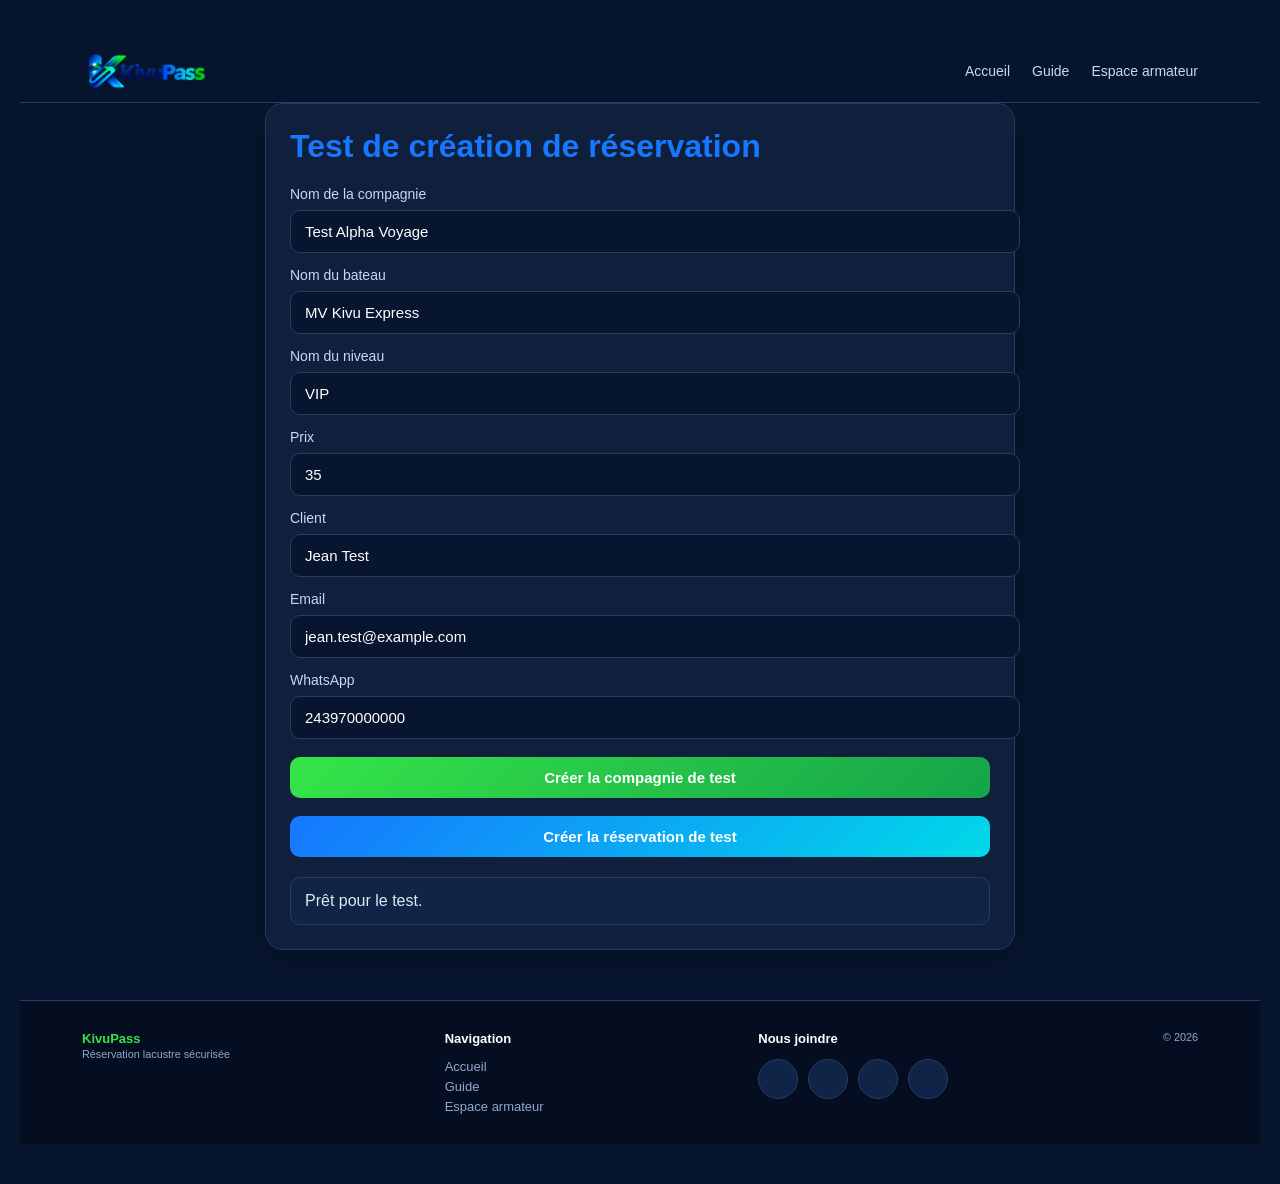
<file: reservation_test.html>
<!DOCTYPE html>
<html lang="fr">
<head>
    <meta charset="UTF-8" />
    <meta name="viewport" content="width=device-width, initial-scale=1.0" />
    <meta name="theme-color" content="#1677ff" />
    <link rel="manifest" href="manifest.json" />
    <link rel="icon" type="image/png" href="logokp.png" />
    <link rel="apple-touch-icon" href="logokp.png" />
    <title>Test réservation KivuPass</title>
    <style>
        body {
            margin: 0;
            background: #07152f;
            color: #fff;
            font-family: Arial, sans-serif;
            padding: 40px 20px;
        }
        .panel {
            max-width: 700px;
            margin: 0 auto;
            background: #101f3b;
            border: 1px solid #263d64;
            border-radius: 18px;
            padding: 24px;
            box-shadow: 0 10px 30px rgba(0,0,0,.25);
        }
        h1 {
            margin-top: 0;
            color: #1677ff;
        }
        label {
            display: block;
            margin-top: 14px;
            font-size: 14px;
            color: #c8d8f2;
        }
        input, button {
            width: 100%;
            margin-top: 8px;
            padding: 12px 14px;
            border-radius: 10px;
            border: 1px solid #263d64;
            font-size: 15px;
        }
        input {
            background: #07152f;
            color: white;
        }
        button {
            cursor: pointer;
            font-weight: 700;
            background: linear-gradient(135deg, #1677ff, #00d9e8);
            border: none;
            color: white;
            margin-top: 18px;
        }
        button.secondary {
            background: linear-gradient(135deg, #35e548, #16a34a);
        }
        .status {
            margin-top: 20px;
            padding: 14px;
            border-radius: 10px;
            background: #102447;
            border: 1px solid #263d64;
            color: #dfe9f3;
            white-space: pre-wrap;
        }
        .success { color: #7ef0a8; }
        .error { color: #ff8c8c; }
    </style>
</head>
<body>
    <div class="panel">
        <h1>Test de création de réservation</h1>

        <div>
            <label>Nom de la compagnie</label>
            <input id="companyName" value="Test Alpha Voyage" />

            <label>Nom du bateau</label>
            <input id="boatName" value="MV Kivu Express" />

            <label>Nom du niveau</label>
            <input id="levelName" value="VIP" />

            <label>Prix</label>
            <input id="price" value="35" />

            <label>Client</label>
            <input id="client" value="Jean Test" />

            <label>Email</label>
            <input id="email" value="jean.test@example.com" />

            <label>WhatsApp</label>
            <input id="whatsapp" value="243970000000" />
        </div>

        <button id="seedCompanyBtn" class="secondary">Créer la compagnie de test</button>
        <button id="makeReservationBtn">Créer la réservation de test</button>

        <div id="status" class="status">Prêt pour le test.</div>
    </div>

    <script src="common.js"></script>
    <script>
        async function apiRequest(url, options = {}) {
            return safeApiRequest(url, options);
        }

        function setStatus(message, isError = false) {
            const el = document.getElementById('status');
            el.className = 'status ' + (isError ? 'error' : 'success');
            el.textContent = message;
        }

        document.getElementById('seedCompanyBtn').addEventListener('click', async () => {
            const companyName = document.getElementById('companyName').value.trim();
            if (!companyName) {
                setStatus('Le nom de la compagnie est requis.', true);
                return;
            }

            try {
                const payload = {
                    companyName,
                    payments: { orange: '0990000000', airtel: '0970000000', vodacom: '0950000000', africell: '0960000000' },
                    requiredDocs: ['Carte d’identité', 'Certificat médical'],
                    fleet: [{
                        name: document.getElementById('boatName').value.trim() || 'MV Kivu Express',
                        password: 'testpass123',
                        schedule: {},
                        levels: [{
                            label: document.getElementById('levelName').value.trim() || 'VIP',
                            price: Number(document.getElementById('price').value || 35),
                            seats: 10
                        }]
                    }],
                    approved: true
                };

                const result = await apiRequest('api.php?action=companies', {
                    method: 'POST',
                    body: JSON.stringify(payload)
                });

                setStatus('Compagnie créée avec succès.\n' + JSON.stringify(result, null, 2));
            } catch (error) {
                setStatus(error.message, true);
            }
        });

        document.getElementById('makeReservationBtn').addEventListener('click', async () => {
            const companyName = document.getElementById('companyName').value.trim();
            const boatName = document.getElementById('boatName').value.trim();
            const levelName = document.getElementById('levelName').value.trim();
            const price = Number(document.getElementById('price').value || 35);
            const client = document.getElementById('client').value.trim();
            const email = document.getElementById('email').value.trim();
            const whatsapp = document.getElementById('whatsapp').value.trim();

            if (!companyName || !boatName || !levelName || !client || !email) {
                setStatus('Complétez tous les champs requis avant de créer la réservation.', true);
                return;
            }

            try {
                const payload = {
                    client,
                    email,
                    whatsapp,
                    telephone: whatsapp,
                    compagnie: companyName,
                    bateau: boatName,
                    niveau: levelName,
                    prix: price,
                    date: new Date().toLocaleDateString('fr-FR'),
                    heure: new Date().toLocaleTimeString('fr-FR'),
                    statut: 'En attente de validation',
                    docsSoumis: ['Carte d’identité'],
                    payImg: '[data-uri]' +
                        'c2R1AAAAAXNSR0IArs4c6QAAAARnQU1BAACxjwv8YQUAAAAJ0UkG' +
                        'AAAAAABJRU5ErkJggg=='
                };

                const result = await apiRequest('api.php?action=reservations', {
                    method: 'POST',
                    body: JSON.stringify(payload)
                });

                setStatus('Réservation créée avec succès.\n' + JSON.stringify(result, null, 2));
            } catch (error) {
                setStatus(error.message, true);
            }
        });
    </script>
</body>
</html>
</file>
